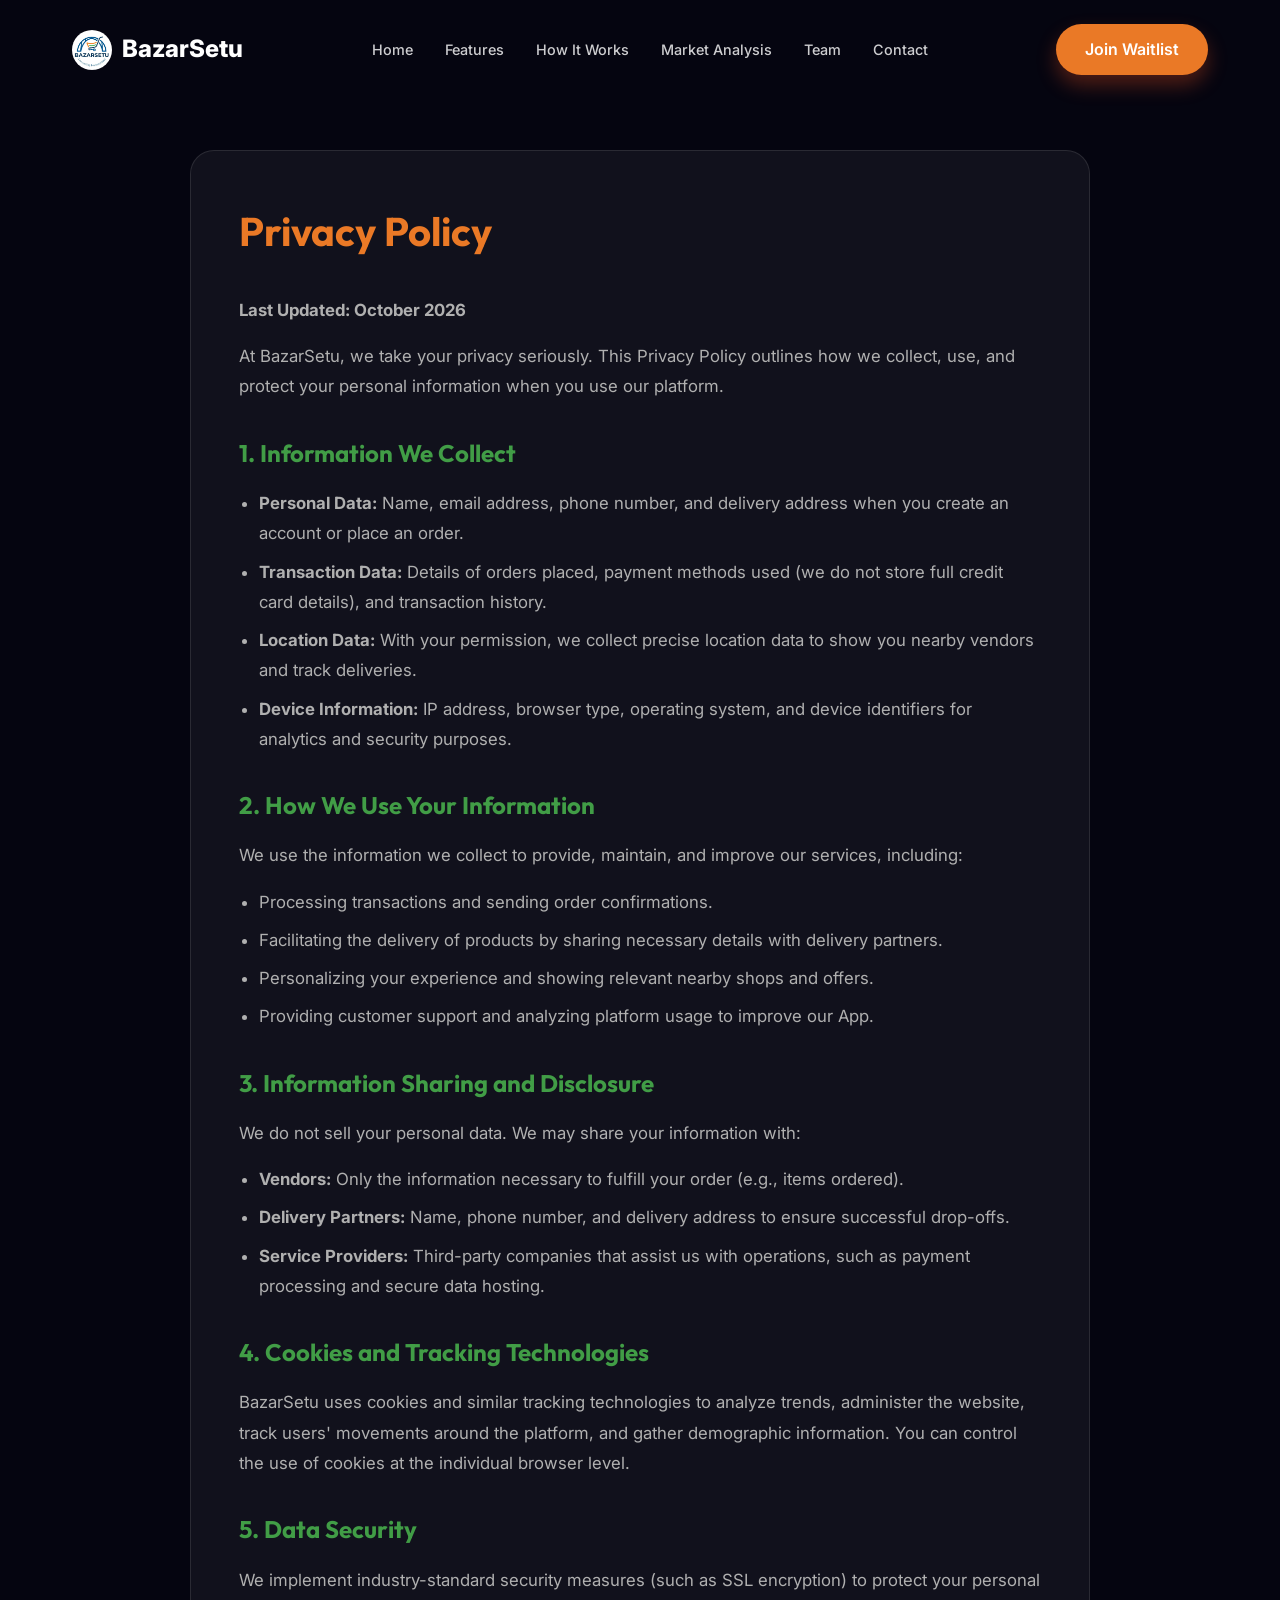
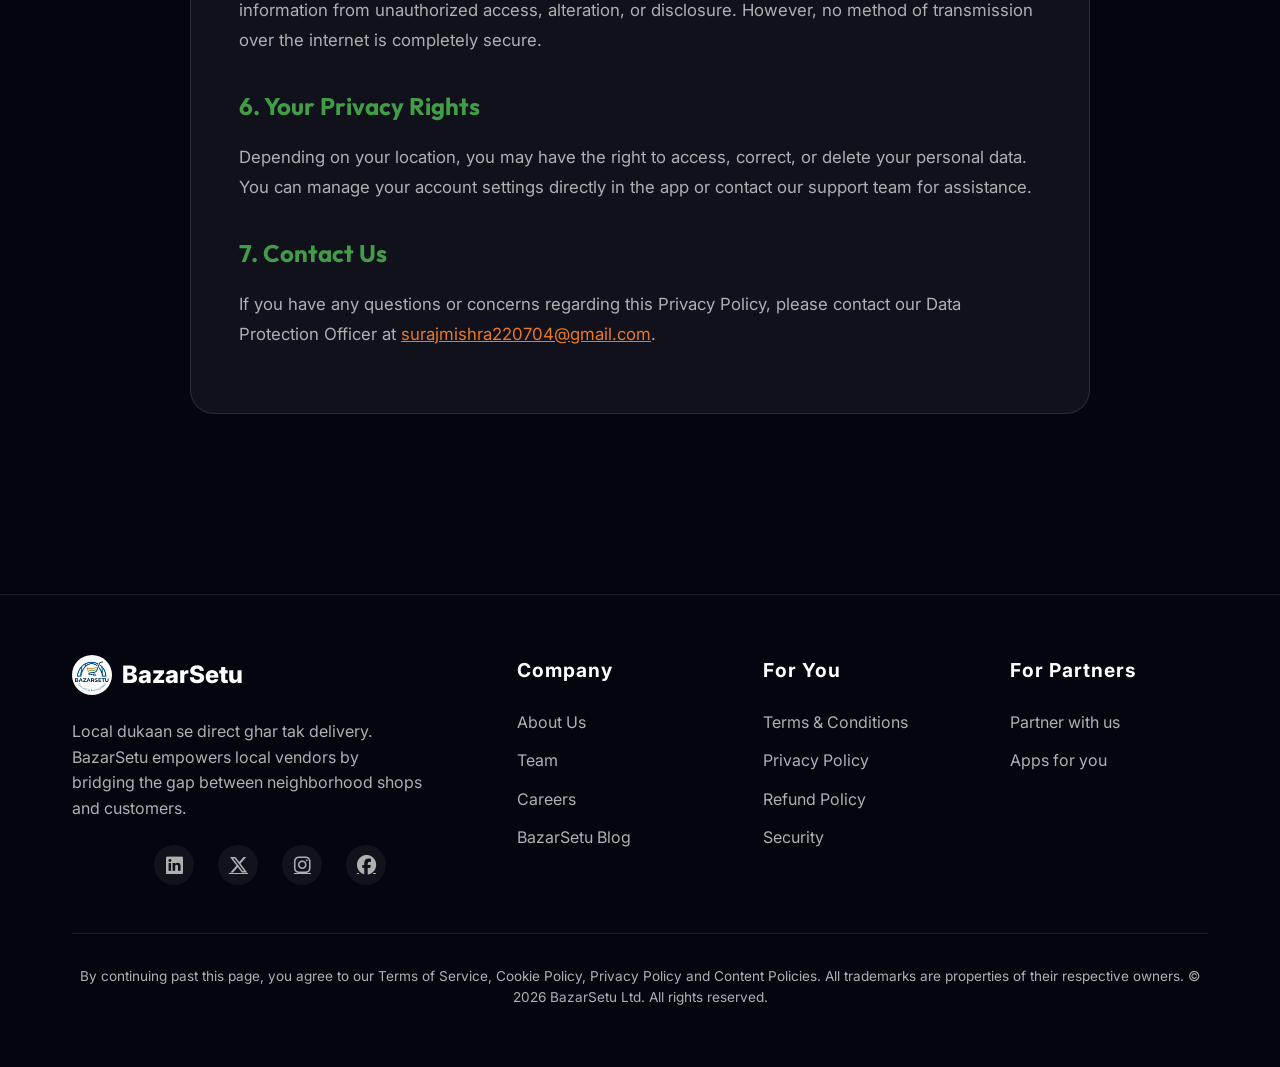
<file: html/privacy.html>
<!DOCTYPE html>
<html lang="en">
<head>
    <meta charset="UTF-8">
    <meta name="viewport" content="width=device-width, initial-scale=1.0">
    <title>Privacy Policy | BazarSetu</title>
    <link rel="stylesheet" href="../css/style.css">
    <link rel="stylesheet" href="https://cdnjs.cloudflare.com/ajax/libs/font-awesome/6.4.0/css/all.min.css">
    <style>
        .legal-content {
            padding: 150px 0 80px;
            max-width: 900px;
            margin: 0 auto;
        }
        .legal-box {
            background: var(--bg-card);
            border: 1px solid var(--glass-border);
            padding: 3rem;
            border-radius: 24px;
        }
        .legal-box h1 {
            color: var(--primary);
            margin-bottom: 2rem;
            font-size: 2.5rem;
        }
        .legal-box h2 {
            margin-top: 2rem;
            margin-bottom: 1rem;
            color: var(--accent);
            font-size: 1.5rem;
        }
        .legal-box p, .legal-box ul {
            color: var(--text-gray);
            margin-bottom: 1rem;
            line-height: 1.8;
            font-size: 1.05rem;
        }
        .legal-box ul {
            padding-left: 20px;
        }
        .legal-box ul li {
            margin-bottom: 0.5rem;
        }
    </style>
</head>
<body>

    <!-- Navigation -->
    <nav id="main-nav" class="scrolled">
        <div class="container nav-content">
            <a href="../index.html" class="logo">
                <img src="../images/logo.png" alt="BazarSetu Logo">
                BazarSetu
            </a>
            <ul class="nav-links" id="nav-links">
                <li><a href="../index.html#hero">Home</a></li>
                <li><a href="../index.html#features">Features</a></li>
                <li><a href="../index.html#how-it-works">How It Works</a></li>
                <li><a href="../index.html#market">Market Analysis</a></li>
                <li><a href="../index.html#team">Team</a></li>
                <li><a href="../index.html#contact">Contact</a></li>
                <li class="mobile-only"><a href="../index.html#contact" class="btn-primary" style="display: inline-block; margin-top: 1rem;">Join Waitlist</a></li>
            </ul>
            <div class="nav-actions">
                <a href="../index.html#contact" class="btn-primary desktop-only">Join Waitlist</a>
                <div class="menu-toggle" id="mobile-menu">
                    <i class="fas fa-bars"></i>
                </div>
            </div>
        </div>
    </nav>

    <main class="container legal-content">
        <div class="legal-box" data-reveal>
            <h1>Privacy Policy</h1>
            <p><strong>Last Updated: October 2026</strong></p>
            <p>At BazarSetu, we take your privacy seriously. This Privacy Policy outlines how we collect, use, and protect your personal information when you use our platform.</p>

            <h2>1. Information We Collect</h2>
            <ul>
                <li><strong>Personal Data:</strong> Name, email address, phone number, and delivery address when you create an account or place an order.</li>
                <li><strong>Transaction Data:</strong> Details of orders placed, payment methods used (we do not store full credit card details), and transaction history.</li>
                <li><strong>Location Data:</strong> With your permission, we collect precise location data to show you nearby vendors and track deliveries.</li>
                <li><strong>Device Information:</strong> IP address, browser type, operating system, and device identifiers for analytics and security purposes.</li>
            </ul>

            <h2>2. How We Use Your Information</h2>
            <p>We use the information we collect to provide, maintain, and improve our services, including:</p>
            <ul>
                <li>Processing transactions and sending order confirmations.</li>
                <li>Facilitating the delivery of products by sharing necessary details with delivery partners.</li>
                <li>Personalizing your experience and showing relevant nearby shops and offers.</li>
                <li>Providing customer support and analyzing platform usage to improve our App.</li>
            </ul>

            <h2>3. Information Sharing and Disclosure</h2>
            <p>We do not sell your personal data. We may share your information with:</p>
            <ul>
                <li><strong>Vendors:</strong> Only the information necessary to fulfill your order (e.g., items ordered).</li>
                <li><strong>Delivery Partners:</strong> Name, phone number, and delivery address to ensure successful drop-offs.</li>
                <li><strong>Service Providers:</strong> Third-party companies that assist us with operations, such as payment processing and secure data hosting.</li>
            </ul>

            <h2>4. Cookies and Tracking Technologies</h2>
            <p>BazarSetu uses cookies and similar tracking technologies to analyze trends, administer the website, track users' movements around the platform, and gather demographic information. You can control the use of cookies at the individual browser level.</p>

            <h2>5. Data Security</h2>
            <p>We implement industry-standard security measures (such as SSL encryption) to protect your personal information from unauthorized access, alteration, or disclosure. However, no method of transmission over the internet is completely secure.</p>

            <h2>6. Your Privacy Rights</h2>
            <p>Depending on your location, you may have the right to access, correct, or delete your personal data. You can manage your account settings directly in the app or contact our support team for assistance.</p>

            <h2>7. Contact Us</h2>
            <p>If you have any questions or concerns regarding this Privacy Policy, please contact our Data Protection Officer at <a href="mailto:surajmishra220704@gmail.com" style="color: var(--primary);">surajmishra220704@gmail.com</a>.</p>
        </div>
    </main>

    <footer>
        <div class="container">
            <div class="footer-grid">
                <div class="footer-col about-col">
                    <a href="../index.html" class="logo">
                        <img src="../images/logo.png" alt="BazarSetu Logo">
                        BazarSetu
                    </a>
                    <p>Local dukaan se direct ghar tak delivery. BazarSetu empowers local vendors by bridging the gap between neighborhood shops and customers.</p>
                    <div class="social-links footer-socials">
                        <a href="#"><i class="fab fa-linkedin"></i></a>
                        <a href="https://x.com/BazarSetu"><i class="fa-brands fa-x-twitter"></i></a>
                        <a href="https://www.instagram.com/bazarsetu_"><i class="fab fa-instagram"></i></a>
                        <a href="https://www.facebook.com/share/18dxwwvAvE/"><i class="fab fa-facebook"></i></a>
                    </div>
                </div>
                
                <div class="footer-col">
                    <h4>Company</h4>
                    <ul>
                        <li><a href="../index.html#hero">About Us</a></li>
                        <li><a href="../index.html#team">Team</a></li>
                        <li><a href="#">Careers</a></li>
                        <li><a href="#">BazarSetu Blog</a></li>
                    </ul>
                </div>
                
                <div class="footer-col">
                    <h4>For You</h4>
                    <ul>
                        <li><a href="terms.html">Terms & Conditions</a></li>
                        <li><a href="privacy.html">Privacy Policy</a></li>
                        <li><a href="refund.html">Refund Policy</a></li>
                        <li><a href="security.html">Security</a></li>
                    </ul>
                </div>

                <div class="footer-col">
                    <h4>For Partners</h4>
                    <ul>
                        <li><a href="#">Partner with us</a></li>
                        <li><a href="#">Apps for you</a></li>
                    </ul>
                </div>
            </div>
            
            <div class="footer-bottom">
                <p>By continuing past this page, you agree to our Terms of Service, Cookie Policy, Privacy Policy and Content Policies. All trademarks are properties of their respective owners. © 2026 BazarSetu Ltd. All rights reserved.</p>
            </div>
        </div>
    </footer>

    <script src="../Script/script.js"></script>
</body>
</html>
</file>
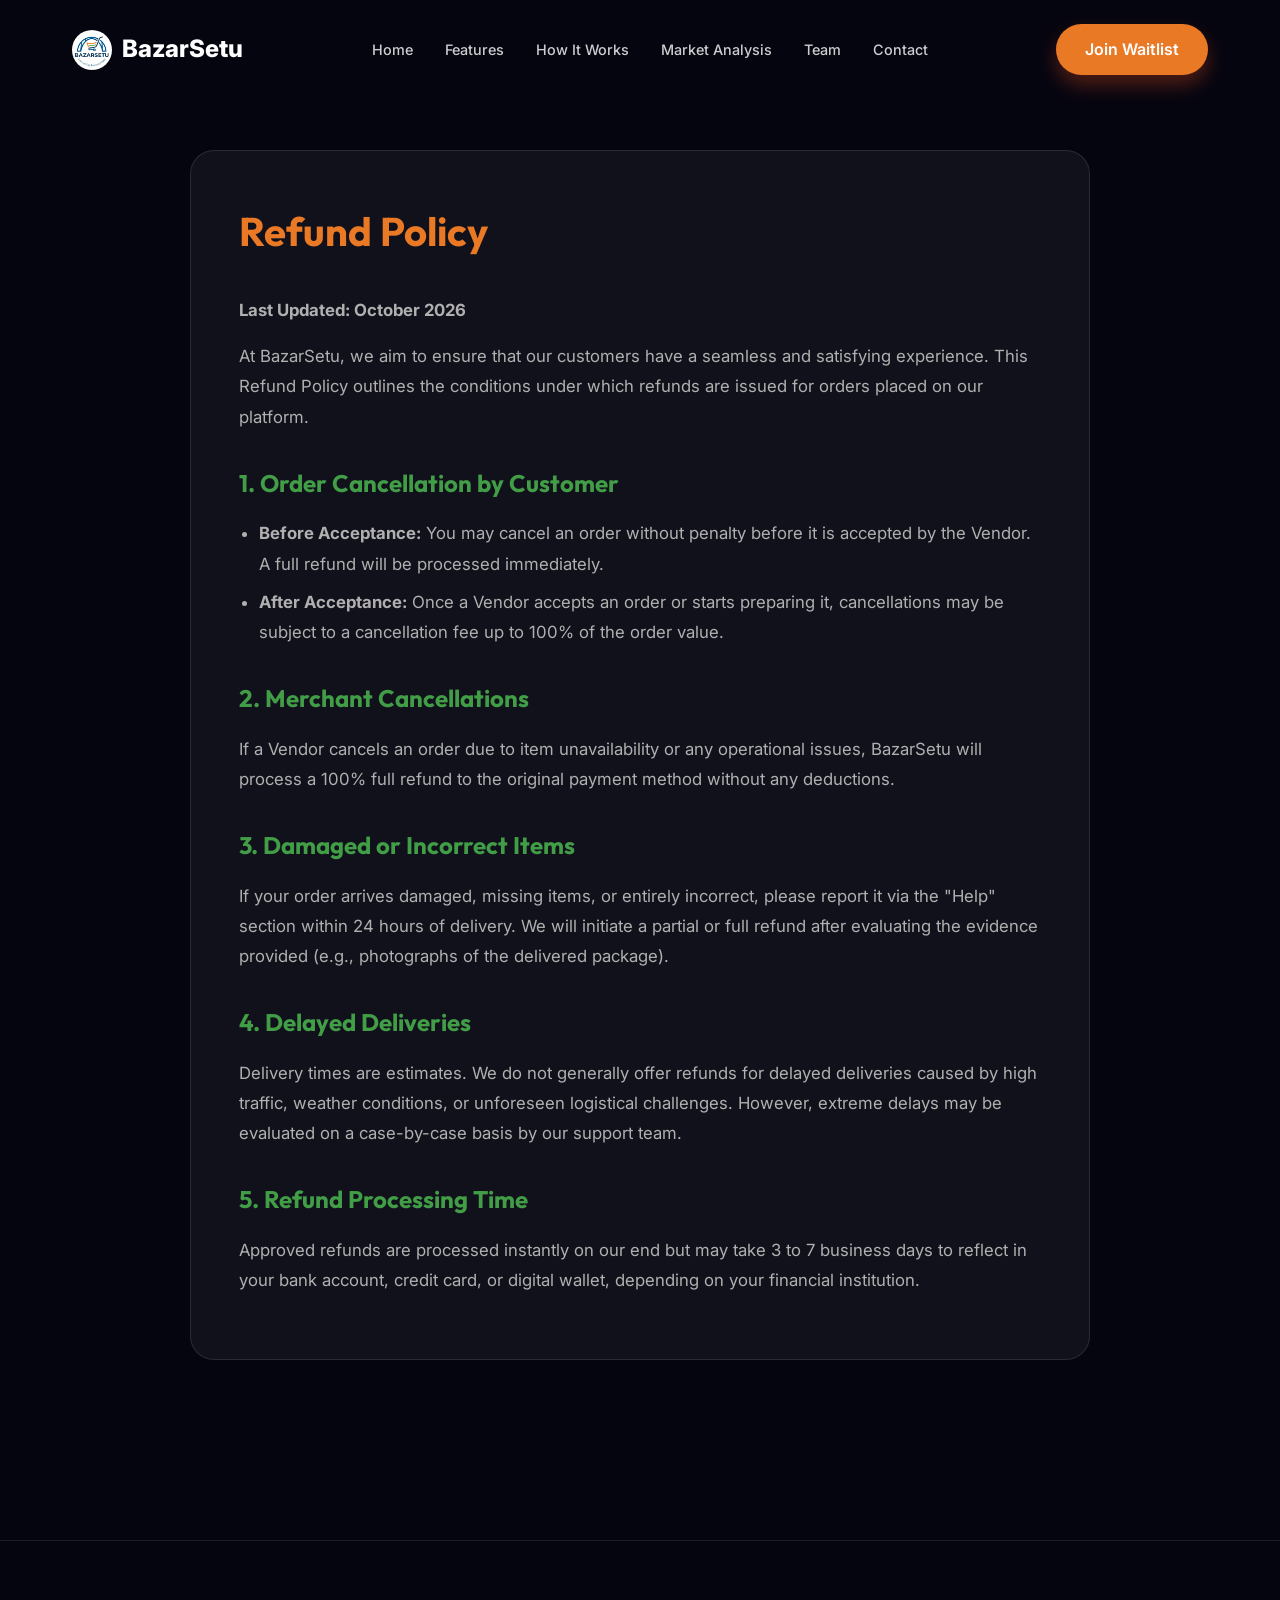
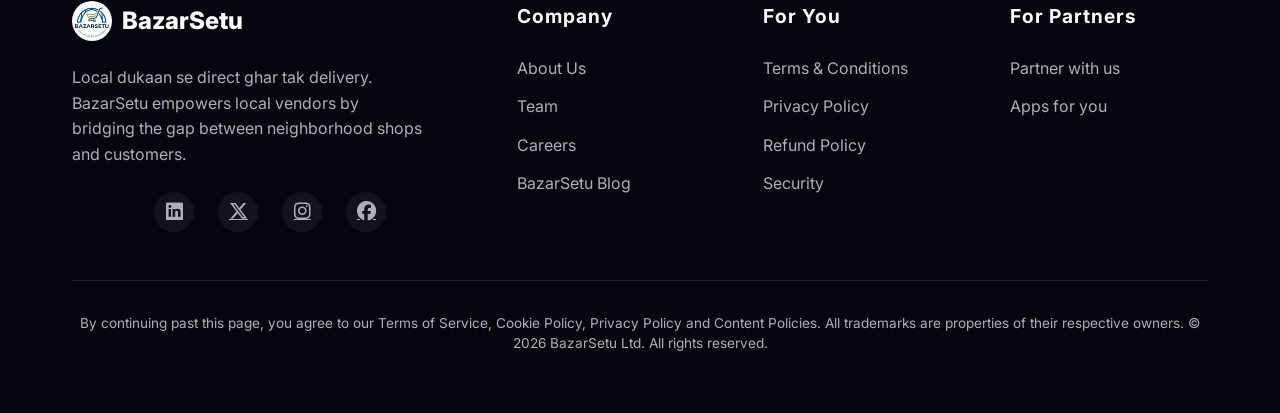
<file: html/refund.html>
<!DOCTYPE html>
<html lang="en">
<head>
    <meta charset="UTF-8">
    <meta name="viewport" content="width=device-width, initial-scale=1.0">
    <title>Refund Policy | BazarSetu</title>
    <link rel="stylesheet" href="../css/style.css">
    <link rel="stylesheet" href="https://cdnjs.cloudflare.com/ajax/libs/font-awesome/6.4.0/css/all.min.css">
    <style>
        .legal-content {
            padding: 150px 0 80px;
            max-width: 900px;
            margin: 0 auto;
        }
        .legal-box {
            background: var(--bg-card);
            border: 1px solid var(--glass-border);
            padding: 3rem;
            border-radius: 24px;
        }
        .legal-box h1 {
            color: var(--primary);
            margin-bottom: 2rem;
            font-size: 2.5rem;
        }
        .legal-box h2 {
            margin-top: 2rem;
            margin-bottom: 1rem;
            color: var(--accent);
            font-size: 1.5rem;
        }
        .legal-box p, .legal-box ul {
            color: var(--text-gray);
            margin-bottom: 1rem;
            line-height: 1.8;
            font-size: 1.05rem;
        }
        .legal-box ul {
            padding-left: 20px;
        }
        .legal-box ul li {
            margin-bottom: 0.5rem;
        }
    </style>
</head>
<body>

    <!-- Navigation -->
    <nav id="main-nav" class="scrolled">
        <div class="container nav-content">
            <a href="../index.html" class="logo">
                <img src="../images/logo.png" alt="BazarSetu Logo">
                BazarSetu
            </a>
            <ul class="nav-links" id="nav-links">
                <li><a href="../index.html#hero">Home</a></li>
                <li><a href="../index.html#features">Features</a></li>
                <li><a href="../index.html#how-it-works">How It Works</a></li>
                <li><a href="../index.html#market">Market Analysis</a></li>
                <li><a href="../index.html#team">Team</a></li>
                <li><a href="../index.html#contact">Contact</a></li>
                <li class="mobile-only"><a href="../index.html#contact" class="btn-primary" style="display: inline-block; margin-top: 1rem;">Join Waitlist</a></li>
            </ul>
            <div class="nav-actions">
                <a href="../index.html#contact" class="btn-primary desktop-only">Join Waitlist</a>
                <div class="menu-toggle" id="mobile-menu">
                    <i class="fas fa-bars"></i>
                </div>
            </div>
        </div>
    </nav>

    <main class="container legal-content">
        <div class="legal-box" data-reveal>
            <h1>Refund Policy</h1>
            <p><strong>Last Updated: October 2026</strong></p>
            <p>At BazarSetu, we aim to ensure that our customers have a seamless and satisfying experience. This Refund Policy outlines the conditions under which refunds are issued for orders placed on our platform.</p>

            <h2>1. Order Cancellation by Customer</h2>
            <ul>
                <li><strong>Before Acceptance:</strong> You may cancel an order without penalty before it is accepted by the Vendor. A full refund will be processed immediately.</li>
                <li><strong>After Acceptance:</strong> Once a Vendor accepts an order or starts preparing it, cancellations may be subject to a cancellation fee up to 100% of the order value.</li>
            </ul>

            <h2>2. Merchant Cancellations</h2>
            <p>If a Vendor cancels an order due to item unavailability or any operational issues, BazarSetu will process a 100% full refund to the original payment method without any deductions.</p>

            <h2>3. Damaged or Incorrect Items</h2>
            <p>If your order arrives damaged, missing items, or entirely incorrect, please report it via the "Help" section within 24 hours of delivery. We will initiate a partial or full refund after evaluating the evidence provided (e.g., photographs of the delivered package).</p>

            <h2>4. Delayed Deliveries</h2>
            <p>Delivery times are estimates. We do not generally offer refunds for delayed deliveries caused by high traffic, weather conditions, or unforeseen logistical challenges. However, extreme delays may be evaluated on a case-by-case basis by our support team.</p>

            <h2>5. Refund Processing Time</h2>
            <p>Approved refunds are processed instantly on our end but may take 3 to 7 business days to reflect in your bank account, credit card, or digital wallet, depending on your financial institution.</p>
        </div>
    </main>

    <footer>
        <div class="container">
            <div class="footer-grid">
                <div class="footer-col about-col">
                    <a href="../index.html" class="logo">
                        <img src="../images/logo.png" alt="BazarSetu Logo">
                        BazarSetu
                    </a>
                    <p>Local dukaan se direct ghar tak delivery. BazarSetu empowers local vendors by bridging the gap between neighborhood shops and customers.</p>
                    <div class="social-links footer-socials">
                        <a href="#"><i class="fab fa-linkedin"></i></a>
                        <a href="https://x.com/BazarSetu"><i class="fa-brands fa-x-twitter"></i></a>
                        <a href="https://www.instagram.com/bazarsetu_"><i class="fab fa-instagram"></i></a>
                        <a href="https://www.facebook.com/share/18dxwwvAvE/"><i class="fab fa-facebook"></i></a>
                    </div>
                </div>
                
                <div class="footer-col">
                    <h4>Company</h4>
                    <ul>
                        <li><a href="../index.html#hero">About Us</a></li>
                        <li><a href="../index.html#team">Team</a></li>
                        <li><a href="#">Careers</a></li>
                        <li><a href="#">BazarSetu Blog</a></li>
                    </ul>
                </div>
                
                <div class="footer-col">
                    <h4>For You</h4>
                    <ul>
                        <li><a href="terms.html">Terms & Conditions</a></li>
                        <li><a href="privacy.html">Privacy Policy</a></li>
                        <li><a href="refund.html">Refund Policy</a></li>
                        <li><a href="security.html">Security</a></li>
                    </ul>
                </div>

                <div class="footer-col">
                    <h4>For Partners</h4>
                    <ul>
                        <li><a href="#">Partner with us</a></li>
                        <li><a href="#">Apps for you</a></li>
                    </ul>
                </div>
            </div>
            
            <div class="footer-bottom">
                <p>By continuing past this page, you agree to our Terms of Service, Cookie Policy, Privacy Policy and Content Policies. All trademarks are properties of their respective owners. © 2026 BazarSetu Ltd. All rights reserved.</p>
            </div>
        </div>
    </footer>

    <script src="../Script/script.js"></script>
</body>
</html>
</file>
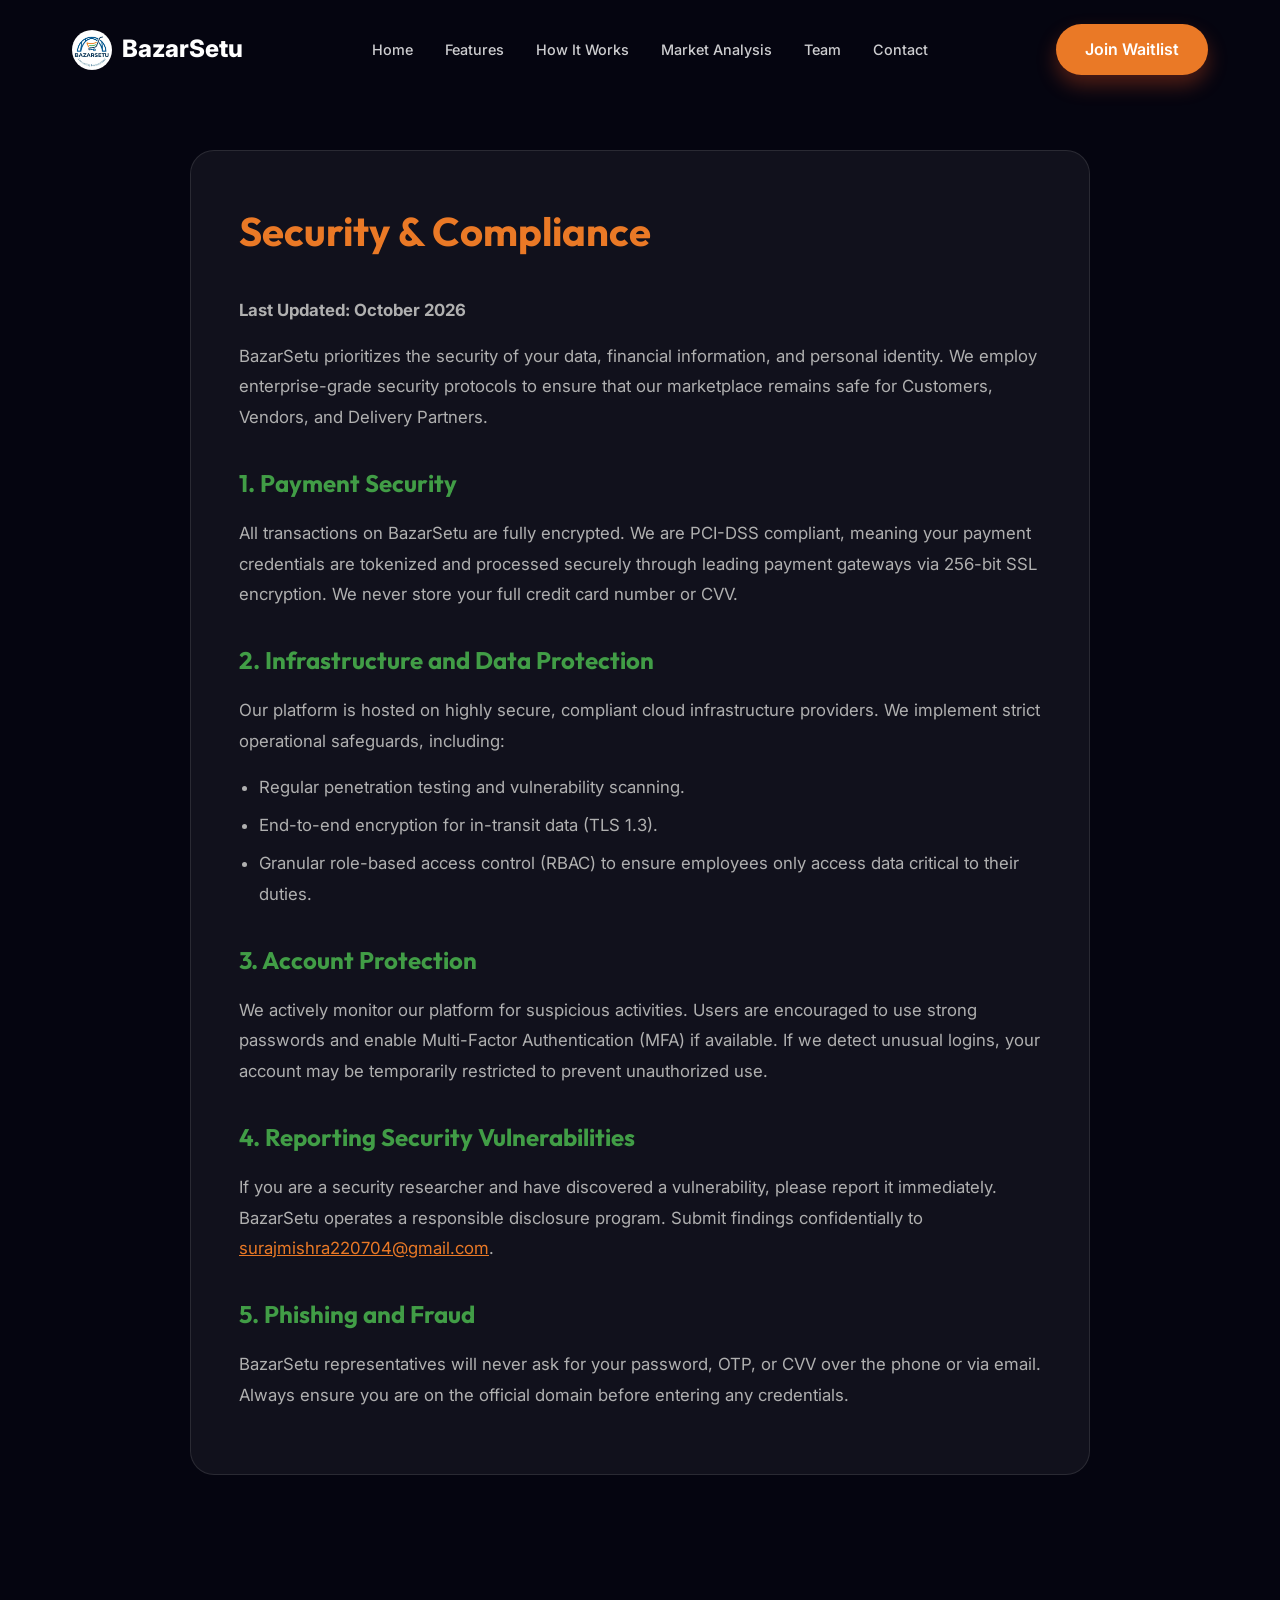
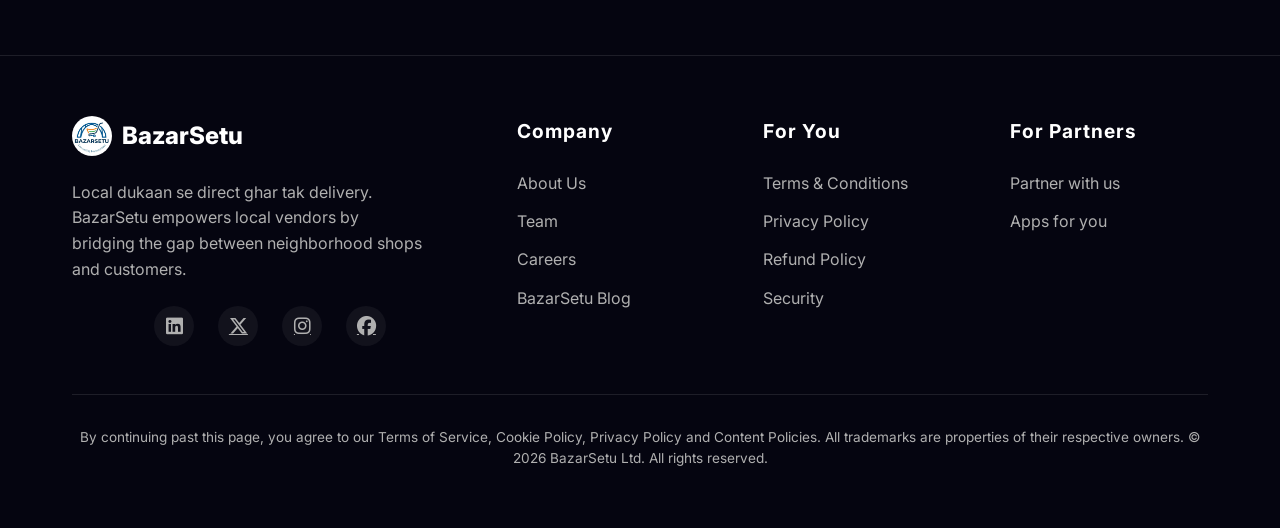
<file: html/security.html>
<!DOCTYPE html>
<html lang="en">
<head>
    <meta charset="UTF-8">
    <meta name="viewport" content="width=device-width, initial-scale=1.0">
    <title>Security | BazarSetu</title>
    <link rel="stylesheet" href="../css/style.css">
    <link rel="stylesheet" href="https://cdnjs.cloudflare.com/ajax/libs/font-awesome/6.4.0/css/all.min.css">
    <style>
        .legal-content {
            padding: 150px 0 80px;
            max-width: 900px;
            margin: 0 auto;
        }
        .legal-box {
            background: var(--bg-card);
            border: 1px solid var(--glass-border);
            padding: 3rem;
            border-radius: 24px;
        }
        .legal-box h1 {
            color: var(--primary);
            margin-bottom: 2rem;
            font-size: 2.5rem;
        }
        .legal-box h2 {
            margin-top: 2rem;
            margin-bottom: 1rem;
            color: var(--accent);
            font-size: 1.5rem;
        }
        .legal-box p, .legal-box ul {
            color: var(--text-gray);
            margin-bottom: 1rem;
            line-height: 1.8;
            font-size: 1.05rem;
        }
        .legal-box ul {
            padding-left: 20px;
        }
        .legal-box ul li {
            margin-bottom: 0.5rem;
        }
    </style>
</head>
<body>

    <!-- Navigation -->
    <nav id="main-nav" class="scrolled">
        <div class="container nav-content">
            <a href="../index.html" class="logo">
                <img src="../images/logo.png" alt="BazarSetu Logo">
                BazarSetu
            </a>
            <ul class="nav-links" id="nav-links">
                <li><a href="../index.html#hero">Home</a></li>
                <li><a href="../index.html#features">Features</a></li>
                <li><a href="../index.html#how-it-works">How It Works</a></li>
                <li><a href="../index.html#market">Market Analysis</a></li>
                <li><a href="../index.html#team">Team</a></li>
                <li><a href="../index.html#contact">Contact</a></li>
                <li class="mobile-only"><a href="../index.html#contact" class="btn-primary" style="display: inline-block; margin-top: 1rem;">Join Waitlist</a></li>
            </ul>
            <div class="nav-actions">
                <a href="../index.html#contact" class="btn-primary desktop-only">Join Waitlist</a>
                <div class="menu-toggle" id="mobile-menu">
                    <i class="fas fa-bars"></i>
                </div>
            </div>
        </div>
    </nav>

    <main class="container legal-content">
        <div class="legal-box" data-reveal>
            <h1>Security & Compliance</h1>
            <p><strong>Last Updated: October 2026</strong></p>
            <p>BazarSetu prioritizes the security of your data, financial information, and personal identity. We employ enterprise-grade security protocols to ensure that our marketplace remains safe for Customers, Vendors, and Delivery Partners.</p>

            <h2>1. Payment Security</h2>
            <p>All transactions on BazarSetu are fully encrypted. We are PCI-DSS compliant, meaning your payment credentials are tokenized and processed securely through leading payment gateways via 256-bit SSL encryption. We never store your full credit card number or CVV.</p>

            <h2>2. Infrastructure and Data Protection</h2>
            <p>Our platform is hosted on highly secure, compliant cloud infrastructure providers. We implement strict operational safeguards, including:</p>
            <ul>
                <li>Regular penetration testing and vulnerability scanning.</li>
                <li>End-to-end encryption for in-transit data (TLS 1.3).</li>
                <li>Granular role-based access control (RBAC) to ensure employees only access data critical to their duties.</li>
            </ul>

            <h2>3. Account Protection</h2>
            <p>We actively monitor our platform for suspicious activities. Users are encouraged to use strong passwords and enable Multi-Factor Authentication (MFA) if available. If we detect unusual logins, your account may be temporarily restricted to prevent unauthorized use.</p>

            <h2>4. Reporting Security Vulnerabilities</h2>
            <p>If you are a security researcher and have discovered a vulnerability, please report it immediately. BazarSetu operates a responsible disclosure program. Submit findings confidentially to <a href="mailto:surajmishra220704@gmail.com" style="color: var(--primary);">surajmishra220704@gmail.com</a>.</p>

            <h2>5. Phishing and Fraud</h2>
            <p>BazarSetu representatives will never ask for your password, OTP, or CVV over the phone or via email. Always ensure you are on the official domain before entering any credentials.</p>
        </div>
    </main>

    <footer>
        <div class="container">
            <div class="footer-grid">
                <div class="footer-col about-col">
                    <a href="../index.html" class="logo">
                        <img src="../images/logo.png" alt="BazarSetu Logo">
                        BazarSetu
                    </a>
                    <p>Local dukaan se direct ghar tak delivery. BazarSetu empowers local vendors by bridging the gap between neighborhood shops and customers.</p>
                    <div class="social-links footer-socials">
                        <a href="#"><i class="fab fa-linkedin"></i></a>
                        <a href="https://x.com/BazarSetu"><i class="fa-brands fa-x-twitter"></i></a>
                        <a href="https://www.instagram.com/bazarsetu_"><i class="fab fa-instagram"></i></a>
                        <a href="https://www.facebook.com/share/18dxwwvAvE/"><i class="fab fa-facebook"></i></a>
                    </div>
                </div>
                
                <div class="footer-col">
                    <h4>Company</h4>
                    <ul>
                        <li><a href="../index.html#hero">About Us</a></li>
                        <li><a href="../index.html#team">Team</a></li>
                        <li><a href="#">Careers</a></li>
                        <li><a href="#">BazarSetu Blog</a></li>
                    </ul>
                </div>
                
                <div class="footer-col">
                    <h4>For You</h4>
                    <ul>
                        <li><a href="terms.html">Terms & Conditions</a></li>
                        <li><a href="privacy.html">Privacy Policy</a></li>
                        <li><a href="refund.html">Refund Policy</a></li>
                        <li><a href="security.html">Security</a></li>
                    </ul>
                </div>

                <div class="footer-col">
                    <h4>For Partners</h4>
                    <ul>
                        <li><a href="#">Partner with us</a></li>
                        <li><a href="#">Apps for you</a></li>
                    </ul>
                </div>
            </div>
            
            <div class="footer-bottom">
                <p>By continuing past this page, you agree to our Terms of Service, Cookie Policy, Privacy Policy and Content Policies. All trademarks are properties of their respective owners. © 2026 BazarSetu Ltd. All rights reserved.</p>
            </div>
        </div>
    </footer>

    <script src="../Script/script.js"></script>
</body>
</html>
</file>
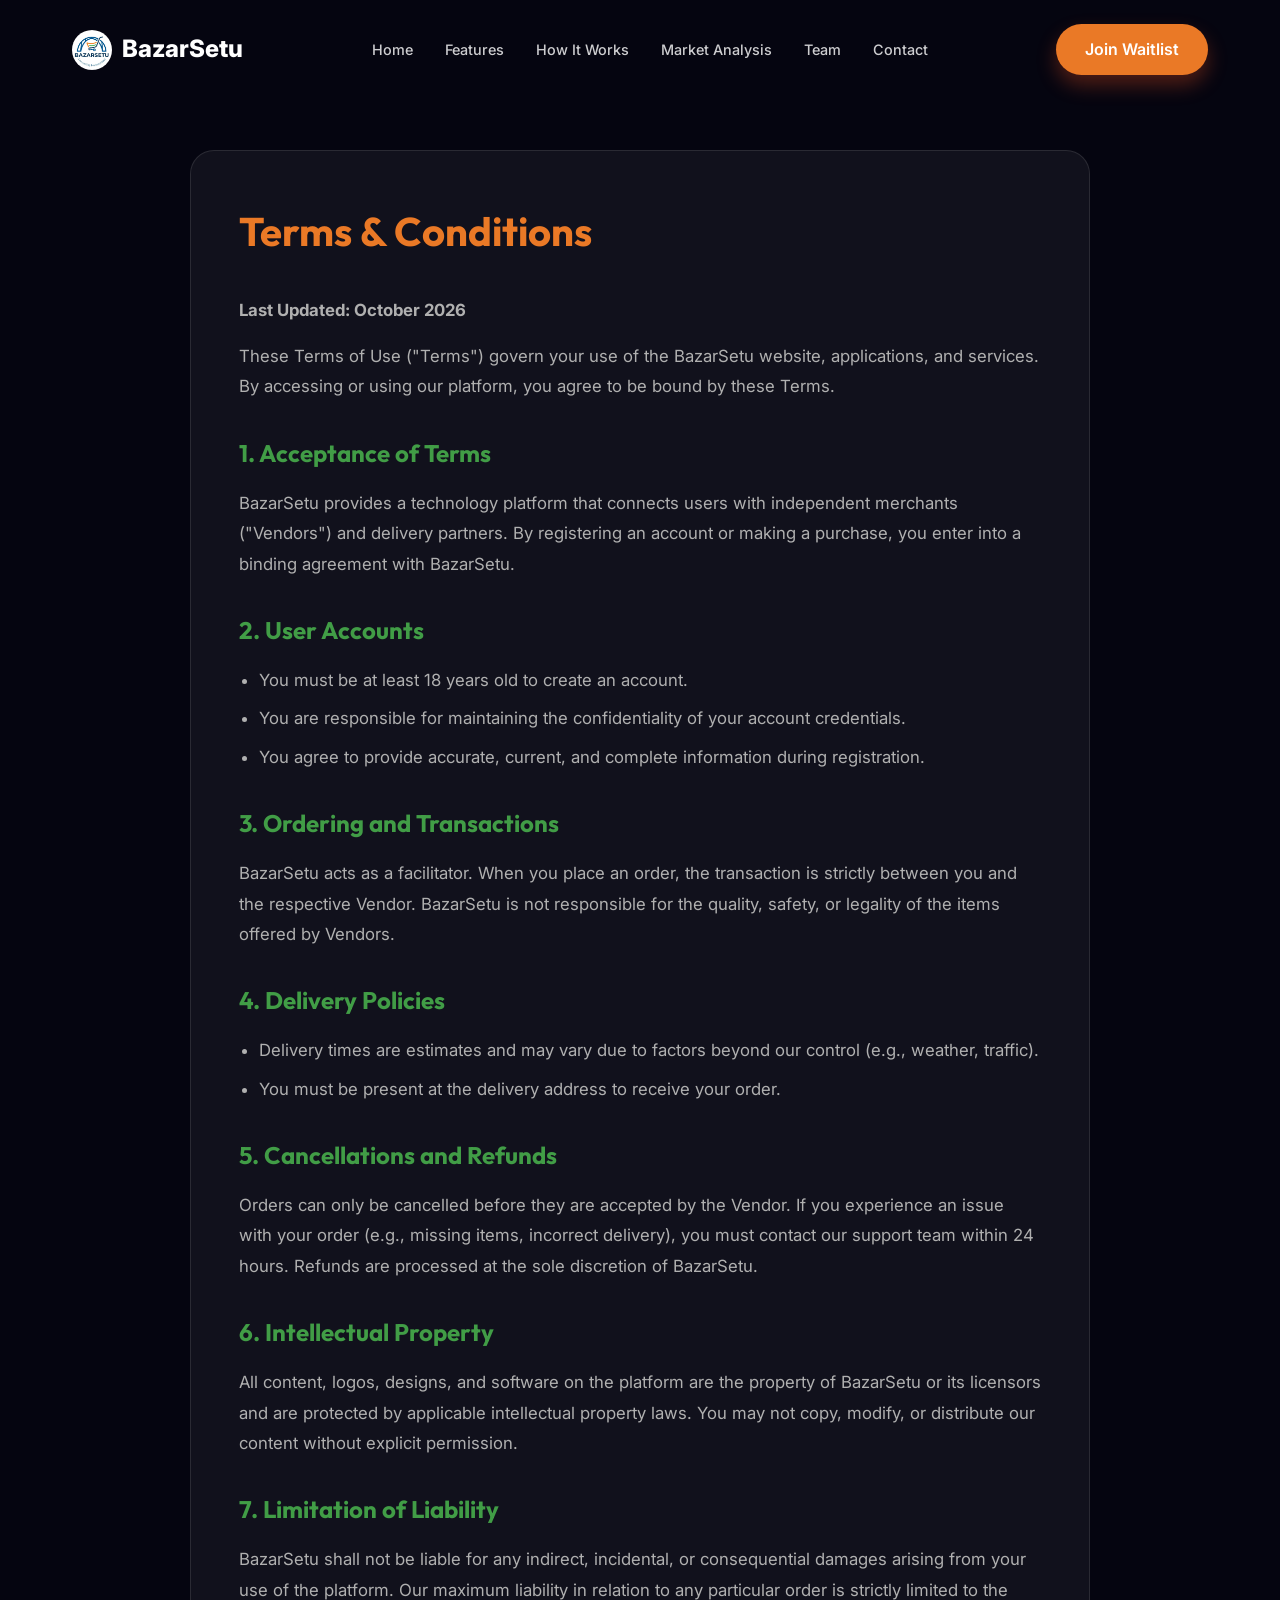
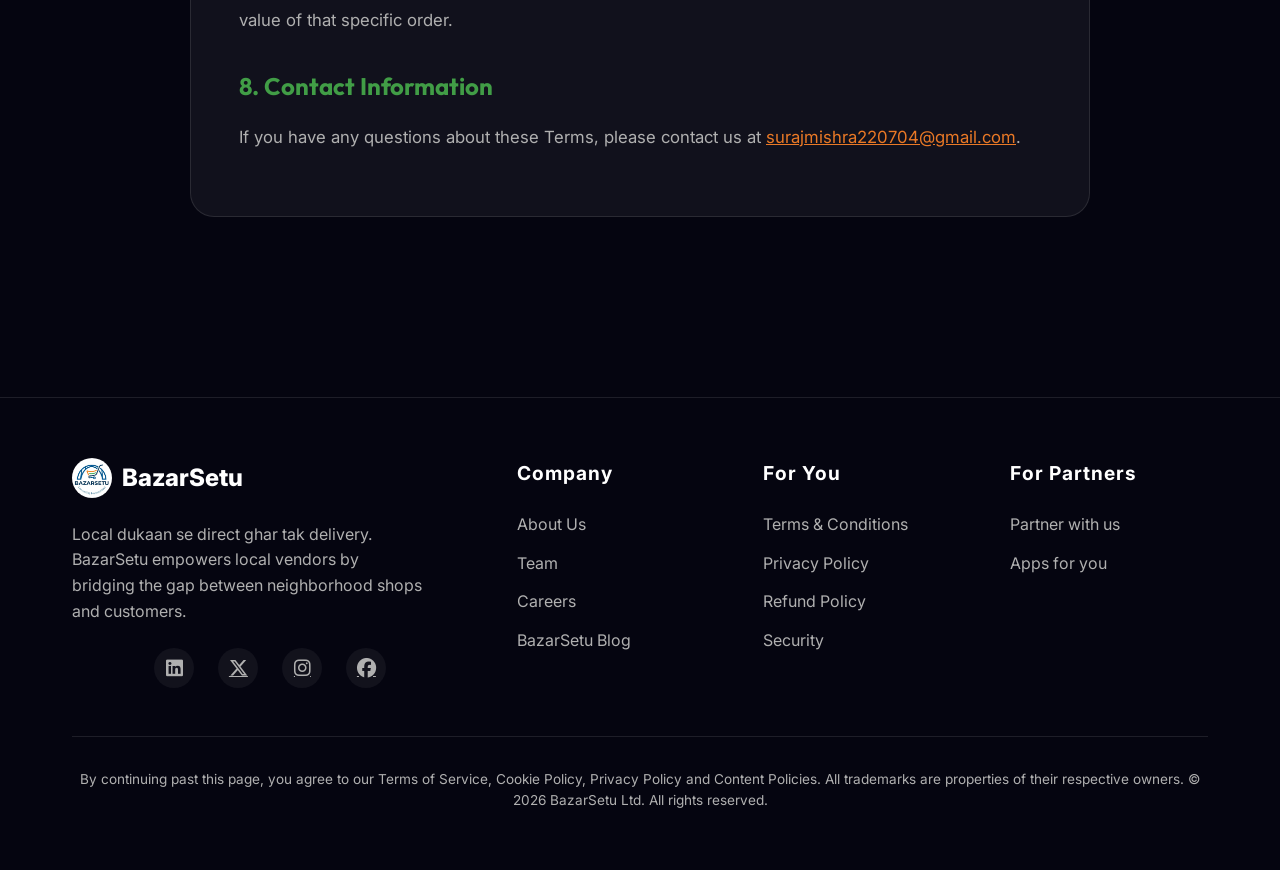
<file: html/terms.html>
<!DOCTYPE html>
<html lang="en">
<head>
    <meta charset="UTF-8">
    <meta name="viewport" content="width=device-width, initial-scale=1.0">
    <title>Terms & Conditions | BazarSetu</title>
    <link rel="stylesheet" href="../css/style.css">
    <link rel="stylesheet" href="https://cdnjs.cloudflare.com/ajax/libs/font-awesome/6.4.0/css/all.min.css">
    <style>
        .legal-content {
            padding: 150px 0 80px;
            max-width: 900px;
            margin: 0 auto;
        }
        .legal-box {
            background: var(--bg-card);
            border: 1px solid var(--glass-border);
            padding: 3rem;
            border-radius: 24px;
        }
        .legal-box h1 {
            color: var(--primary);
            margin-bottom: 2rem;
            font-size: 2.5rem;
        }
        .legal-box h2 {
            margin-top: 2rem;
            margin-bottom: 1rem;
            color: var(--accent);
            font-size: 1.5rem;
        }
        .legal-box p, .legal-box ul {
            color: var(--text-gray);
            margin-bottom: 1rem;
            line-height: 1.8;
            font-size: 1.05rem;
        }
        .legal-box ul {
            padding-left: 20px;
        }
        .legal-box ul li {
            margin-bottom: 0.5rem;
        }
    </style>
</head>
<body>

    <!-- Navigation -->
    <nav id="main-nav" class="scrolled">
        <div class="container nav-content">
            <a href="../index.html" class="logo">
                <img src="../images/logo.png" alt="BazarSetu Logo">
                BazarSetu
            </a>
            <ul class="nav-links" id="nav-links">
                <li><a href="../index.html#hero">Home</a></li>
                <li><a href="../index.html#features">Features</a></li>
                <li><a href="../index.html#how-it-works">How It Works</a></li>
                <li><a href="../index.html#market">Market Analysis</a></li>
                <li><a href="../index.html#team">Team</a></li>
                <li><a href="../index.html#contact">Contact</a></li>
                <li class="mobile-only"><a href="../index.html#contact" class="btn-primary" style="display: inline-block; margin-top: 1rem;">Join Waitlist</a></li>
            </ul>
            <div class="nav-actions">
                <a href="../index.html#contact" class="btn-primary desktop-only">Join Waitlist</a>
                <div class="menu-toggle" id="mobile-menu">
                    <i class="fas fa-bars"></i>
                </div>
            </div>
        </div>
    </nav>

    <main class="container legal-content">
        <div class="legal-box" data-reveal>
            <h1>Terms & Conditions</h1>
            <p><strong>Last Updated: October 2026</strong></p>
            <p>These Terms of Use ("Terms") govern your use of the BazarSetu website, applications, and services. By accessing or using our platform, you agree to be bound by these Terms.</p>

            <h2>1. Acceptance of Terms</h2>
            <p>BazarSetu provides a technology platform that connects users with independent merchants ("Vendors") and delivery partners. By registering an account or making a purchase, you enter into a binding agreement with BazarSetu.</p>

            <h2>2. User Accounts</h2>
            <ul>
                <li>You must be at least 18 years old to create an account.</li>
                <li>You are responsible for maintaining the confidentiality of your account credentials.</li>
                <li>You agree to provide accurate, current, and complete information during registration.</li>
            </ul>

            <h2>3. Ordering and Transactions</h2>
            <p>BazarSetu acts as a facilitator. When you place an order, the transaction is strictly between you and the respective Vendor. BazarSetu is not responsible for the quality, safety, or legality of the items offered by Vendors.</p>

            <h2>4. Delivery Policies</h2>
            <ul>
                <li>Delivery times are estimates and may vary due to factors beyond our control (e.g., weather, traffic).</li>
                <li>You must be present at the delivery address to receive your order.</li>
            </ul>

            <h2>5. Cancellations and Refunds</h2>
            <p>Orders can only be cancelled before they are accepted by the Vendor. If you experience an issue with your order (e.g., missing items, incorrect delivery), you must contact our support team within 24 hours. Refunds are processed at the sole discretion of BazarSetu.</p>

            <h2>6. Intellectual Property</h2>
            <p>All content, logos, designs, and software on the platform are the property of BazarSetu or its licensors and are protected by applicable intellectual property laws. You may not copy, modify, or distribute our content without explicit permission.</p>

            <h2>7. Limitation of Liability</h2>
            <p>BazarSetu shall not be liable for any indirect, incidental, or consequential damages arising from your use of the platform. Our maximum liability in relation to any particular order is strictly limited to the value of that specific order.</p>

            <h2>8. Contact Information</h2>
            <p>If you have any questions about these Terms, please contact us at <a href="mailto:surajmishra220704@gmail.com" style="color: var(--primary);">surajmishra220704@gmail.com</a>.</p>
        </div>
    </main>

    <footer>
        <div class="container">
            <div class="footer-grid">
                <div class="footer-col about-col">
                    <a href="../index.html" class="logo">
                        <img src="../images/logo.png" alt="BazarSetu Logo">
                        BazarSetu
                    </a>
                    <p>Local dukaan se direct ghar tak delivery. BazarSetu empowers local vendors by bridging the gap between neighborhood shops and customers.</p>
                    <div class="social-links footer-socials">
                        <a href="#"><i class="fab fa-linkedin"></i></a>
                        <a href="https://x.com/BazarSetu"><i class="fa-brands fa-x-twitter"></i></a>
                        <a href="https://www.instagram.com/bazarsetu_"><i class="fab fa-instagram"></i></a>
                        <a href="https://www.facebook.com/share/18dxwwvAvE/"><i class="fab fa-facebook"></i></a>
                    </div>
                </div>
                
                <div class="footer-col">
                    <h4>Company</h4>
                    <ul>
                        <li><a href="../index.html#hero">About Us</a></li>
                        <li><a href="../index.html#team">Team</a></li>
                        <li><a href="#">Careers</a></li>
                        <li><a href="#">BazarSetu Blog</a></li>
                    </ul>
                </div>
                
                <div class="footer-col">
                    <h4>For You</h4>
                    <ul>
                        <li><a href="terms.html">Terms & Conditions</a></li>
                        <li><a href="privacy.html">Privacy Policy</a></li>
                        <li><a href="refund.html">Refund Policy</a></li>
                        <li><a href="security.html">Security</a></li>
                    </ul>
                </div>

                <div class="footer-col">
                    <h4>For Partners</h4>
                    <ul>
                        <li><a href="#">Partner with us</a></li>
                        <li><a href="#">Apps for you</a></li>
                    </ul>
                </div>
            </div>
            
            <div class="footer-bottom">
                <p>By continuing past this page, you agree to our Terms of Service, Cookie Policy, Privacy Policy and Content Policies. All trademarks are properties of their respective owners. © 2026 BazarSetu Ltd. All rights reserved.</p>
            </div>
        </div>
    </footer>

    <script src="../Script/script.js"></script>
</body>
</html>
</file>
<file: css/style.css>
@import url('https://fonts.googleapis.com/css2?family=Inter:wght@300;400;600;800&family=Outfit:wght@400;700&display=swap');

:root {
    --primary: #EA7926;
    --primary-light: #F4A259;
    --secondary: #0B4370;
    --accent: #419D46;
    --bg-dark: #050510;
    --bg-card: rgba(255, 255, 255, 0.05);
    --text-white: #FFFFFF;
    --text-gray: #B0B0B0;
    --glass-border: rgba(255, 255, 255, 0.1);
    --glass-grad: linear-gradient(135deg, rgba(255, 255, 255, 0.1), rgba(255, 255, 255, 0.05));
    --shadow-premium: 0 20px 40px rgba(0, 0, 0, 0.4);
    --transition-smooth: all 0.4s cubic-bezier(0.165, 0.84, 0.44, 1);
}

* {
    margin: 0;
    padding: 0;
    box-sizing: border-box;
}

body {
    font-family: 'Inter', sans-serif;
    background-color: var(--bg-dark);
    color: var(--text-white);
    line-height: 1.6;
    overflow-x: hidden;
}

h1, h2, h3 {
    font-family: 'Outfit', sans-serif;
    font-weight: 700;
}

/* --- Animations & Reveal --- */
@keyframes float {
    0% { transform: translateY(0px) scale(1); }
    50% { transform: translateY(-15px) scale(1.02); }
    100% { transform: translateY(0px) scale(1); }
}

@keyframes pulse-glow {
    0% { opacity: 0.4; transform: scale(1); }
    50% { opacity: 0.7; transform: scale(1.05); }
    100% { opacity: 0.4; transform: scale(1); }
}

[data-reveal] {
    opacity: 0;
    transform: translateY(40px);
    transition: all 1s cubic-bezier(0.165, 0.84, 0.44, 1);
}

[data-reveal].revealed {
    opacity: 1;
    transform: translateY(0);
}

/* --- Layout --- */

.container {
    max-width: 1200px;
    margin: 0 auto;
    padding: 0 2rem;
}

section {
    padding: 80px 0;
}

/* --- Navigation --- */

nav {
    position: fixed;
    top: 0;
    width: 100%;
    z-index: 1000;
    padding: 1.5rem 0;
    transition: var(--transition-smooth);
}

nav.scrolled {
    background: rgba(5, 5, 16, 0.8);
    backdrop-filter: blur(10px);
    border-bottom: 1px solid var(--glass-border);
    padding: 1rem 0;
}

.nav-content {
    display: flex;
    justify-content: space-between;
    align-items: center;
}

.logo {
    display: flex;
    align-items: center;
    gap: 10px;
    font-size: 1.5rem;
    font-weight: 800;
    color: var(--text-white);
    text-decoration: none;
}

.logo img {
    height: 40px;
    width: 40px;
    border-radius: 50%;
    object-fit: cover;
    background-color: #ffffff; /* Ensures the logo circle pops against the dark nav */
}

.nav-links {
    display: flex;
    gap: 2rem;
    list-style: none;
}

.mobile-only {
    display: none;
}

.desktop-only {
    display: inline-block;
}

.nav-actions {
    display: flex;
    align-items: center;
    gap: 1.5rem;
}

.menu-toggle {
    display: none;
    font-size: 1.5rem;
    color: var(--text-white);
    cursor: pointer;
    transition: var(--transition-smooth);
}

.menu-toggle:hover {
    color: var(--primary);
}

.nav-links a {
    color: var(--text-white);
    text-decoration: none;
    font-weight: 500;
    font-size: 0.9rem;
    transition: var(--transition-smooth);
    opacity: 0.8;
}

.nav-links a:hover {
    opacity: 1;
    color: var(--primary);
}

.nav-links a.active-link {
    opacity: 1;
    color: var(--primary);
    text-shadow: 0 0 15px var(--primary), 0 0 30px var(--primary-light);
    transform: scale(1.05);
    transition: all 0.3s ease;
}

.btn-primary {
    background: var(--primary);
    color: white;
    padding: 0.8rem 1.8rem;
    border-radius: 50px;
    text-decoration: none;
    font-weight: 600;
    transition: var(--transition-smooth);
    border: none;
    cursor: pointer;
    box-shadow: 0 10px 20px rgba(255, 87, 34, 0.3);
}

.btn-primary:hover {
    transform: translateY(-3px);
    box-shadow: 0 15px 30px rgba(255, 87, 34, 0.4);
}

.btn-secondary {
    background: transparent;
    color: var(--text-white);
    padding: 0.8rem 1.8rem;
    border-radius: 50px;
    text-decoration: none;
    font-weight: 600;
    transition: var(--transition-smooth);
    border: 1px solid var(--primary);
    cursor: pointer;
}

.btn-secondary:hover {
    background: rgba(234, 121, 38, 0.1);
    transform: translateY(-3px);
}

/* --- Hero Section --- */

#hero {
    min-height: 100vh;
    display: flex;
    align-items: center;
    position: relative;
    overflow: hidden;
}

.hero-glow {
    position: absolute;
    top: 20%;
    right: 10%;
    width: 500px;
    height: 500px;
    background: radial-gradient(circle, rgba(234, 121, 38, 0.2) 0%, rgba(11, 67, 112, 0.1) 50%, transparent 70%);
    filter: blur(80px);
    z-index: 0;
    pointer-events: none;
    animation: pulse-glow 8s ease-in-out infinite;
}

.hero-content {
    display: grid;
    grid-template-columns: 1.2fr 1fr;
    align-items: center;
    gap: 4rem;
}

.hero-text h1 {
    font-size: 4.5rem;
    line-height: 1.1;
    margin-bottom: 1.5rem;
    background: linear-gradient(to right, #fff, #ccc);
    -webkit-background-clip: text;
    -webkit-text-fill-color: transparent;
}

.hero-text h1 span {
    color: var(--primary);
    -webkit-text-fill-color: var(--primary);
}

.hero-text p {
    font-size: 1.2rem;
    color: var(--text-gray);
    margin-bottom: 2.5rem;
    max-width: 500px;
}

.hero-image img {
    width: 100%;
    max-width: 550px;
    display: block;
    border-radius: 40px;
    box-shadow: var(--shadow-premium);
    animation: float 6s ease-in-out infinite;
}

.hero-image:hover img {
    transform: perspective(1000px) rotateY(0deg) rotateX(0deg);
}

/* --- Features --- */

.section-head {
    text-align: center;
    margin-bottom: 4rem;
}

.section-head h2 {
    font-size: 3rem;
    margin-bottom: 1rem;
}

.section-head p {
    color: var(--text-gray);
}

.features-grid {
    display: grid;
    grid-template-columns: repeat(auto-fit, minmax(250px, 1fr));
    gap: 2rem;
}

.feature-card {
    background: var(--bg-card);
    border: 1px solid var(--glass-border);
    padding: 3rem 2rem;
    border-radius: 24px;
    transition: var(--transition-smooth);
    text-align: center;
}

.feature-card:hover {
    background: rgba(255, 255, 255, 0.08);
    transform: translateY(-10px);
    border-color: var(--primary);
}

.feature-icon {
    width: 70px;
    height: 70px;
    background: rgba(255, 87, 34, 0.1);
    color: var(--primary);
    display: flex;
    align-items: center;
    justify-content: center;
    border-radius: 20px;
    margin: 0 auto 2rem;
    font-size: 2rem;
}

/* --- How It Works Infographic UI --- */
.hw-core-pillars {
    display: flex;
    justify-content: center;
    gap: 3rem;
    margin-bottom: 4rem;
    flex-wrap: wrap;
}

.hw-pillar {
    display: flex;
    flex-direction: column;
    align-items: center;
    gap: 0.5rem;
    font-size: 1.2rem;
    font-weight: 600;
    color: var(--text-white);
}

.hw-pillar i {
    font-size: 2.5rem;
    color: var(--primary);
    background: rgba(234, 121, 38, 0.1);
    padding: 1.2rem;
    border-radius: 50%;
    margin-bottom: 0.5rem;
}

.hw-flow-container {
    display: flex;
    justify-content: center;
    align-items: center;
    gap: 2rem;
    background: var(--bg-card);
    border: 1px solid var(--glass-border);
    padding: 3rem;
    border-radius: 24px;
    margin-bottom: 4rem;
}

.hw-step {
    text-align: center;
}

.hw-step-icon {
    width: 90px;
    height: 90px;
    background: linear-gradient(135deg, var(--secondary), var(--primary));
    border-radius: 24px;
    display: flex;
    justify-content: center;
    align-items: center;
    font-size: 2.5rem;
    color: white;
    margin: 0 auto 1rem;
    box-shadow: 0 10px 20px rgba(0,0,0,0.3);
    animation: float 5s ease-in-out infinite alternate;
}

.hw-step h4 {
    font-size: 1.3rem;
    color: var(--text-white);
}

.hw-arrow {
    font-size: 2.5rem;
    color: var(--text-gray);
    opacity: 0.5;
}

.hw-categories {
    display: grid;
    grid-template-columns: repeat(auto-fit, minmax(280px, 1fr));
    gap: 1.5rem;
    margin-bottom: 4rem;
}

.hw-cat {
    background: var(--bg-card);
    border: 1px solid var(--glass-border);
    padding: 1.5rem;
    border-radius: 16px;
    display: flex;
    align-items: center;
    gap: 1.2rem;
    font-size: 1.1rem;
    font-weight: 600;
    transition: var(--transition-smooth);
}

.hw-cat:hover {
    transform: translateY(-5px);
    border-color: var(--accent);
    background: rgba(255, 255, 255, 0.1);
}

.hw-cat i {
    font-size: 1.8rem;
    color: var(--accent);
    background: rgba(65, 157, 70, 0.1);
    padding: 1rem;
    border-radius: 12px;
}

.hw-tagline-box {
    background: linear-gradient(135deg, var(--secondary), #050510);
    border: 1px solid var(--glass-border);
    padding: 3rem;
    border-radius: 24px;
    text-align: center;
    box-shadow: var(--shadow-premium);
}

.hw-tagline-box h3 {
    color: var(--primary-light);
    font-size: 2.2rem;
    margin-bottom: 2rem;
    letter-spacing: 1px;
}

.hw-tags {
    display: flex;
    justify-content: center;
    gap: 1.5rem;
    margin-bottom: 2rem;
    flex-wrap: wrap;
}

.hw-tags span {
    background: rgba(255, 255, 255, 0.1);
    padding: 0.8rem 2rem;
    border-radius: 50px;
    font-weight: 600;
    color: var(--text-white);
    border: 1px solid rgba(255, 255, 255, 0.2);
    display: flex;
    align-items: center;
    gap: 0.8rem;
}

.hw-tags span i {
    color: var(--primary);
}

.hw-hashtag {
    font-size: 1.8rem;
    font-weight: 800;
    color: var(--text-white);
    letter-spacing: 2px;
    display: flex;
    justify-content: center;
    align-items: center;
    gap: 10px;
}

/* --- Market Research Charts --- */

.market-cases {
    display: grid;
    grid-template-columns: repeat(auto-fit, minmax(300px, 1fr));
    gap: 2rem;
}

.case-card {
    background: var(--bg-card);
    border: 1px solid var(--glass-border);
    border-radius: 24px;
    padding: 2.5rem;
    position: relative;
    overflow: hidden;
}

.case-card h3 {
    margin-bottom: 1.5rem;
    color: var(--primary-light);
}

.chart-bar-container {
    margin-top: 2rem;
}

.chart-item {
    margin-bottom: 1.5rem;
}

.chart-label {
    display: flex;
    justify-content: space-between;
    margin-bottom: 0.5rem;
    font-size: 0.9rem;
}

.progress-bg {
    height: 8px;
    background: rgba(255, 255, 255, 0.1);
    border-radius: 4px;
}

.progress-fill {
    height: 100%;
    background: var(--primary);
    border-radius: 4px;
    width: 0;
    transition: width 1.5s ease;
}

/* --- TAM SAM SOM Visualization --- */

.market-overview {
    display: flex;
    flex-direction: column;
    align-items: center;
    gap: 1.5rem;
    margin-top: 4rem;
}

.market-tier {
    width: 100%;
    max-width: 800px;
    background: var(--bg-card);
    border: 1px solid var(--glass-border);
    padding: 2rem;
    border-radius: 16px;
    display: flex;
    justify-content: space-between;
    align-items: center;
    transition: var(--transition-smooth);
}

.market-tier:hover {
    background: rgba(255, 255, 255, 0.1);
    transform: scale(1.02);
}

.tier-info h4 {
    color: var(--text-gray);
    font-size: 0.8rem;
    text-transform: uppercase;
    letter-spacing: 1px;
    margin-bottom: 0.5rem;
}

.tier-info .amount {
    font-size: 1.8rem;
    font-weight: 800;
    color: var(--primary);
}

.tier-desc {
    font-size: 0.9rem;
    color: var(--text-gray);
    max-width: 300px;
    text-align: right;
}

/* --- Contact & Footer --- */

footer {
    padding: 60px 0;
    border-top: 1px solid var(--glass-border);
    margin-top: 100px;
}

.footer-grid {
    display: grid;
    grid-template-columns: 2fr 1fr 1fr 1fr;
    gap: 3rem;
    margin-bottom: 3rem;
}

.footer-col h4 {
    font-size: 1.2rem;
    margin-bottom: 1.5rem;
    letter-spacing: 1px;
    color: var(--text-white);
}

.footer-col ul {
    list-style: none;
}

.footer-col ul li {
    margin-bottom: 0.8rem;
}

.footer-col ul li a {
    color: var(--text-gray);
    text-decoration: none;
    transition: var(--transition-smooth);
}

.footer-col ul li a:hover {
    color: var(--primary);
}

.about-col p {
    color: var(--text-gray);
    margin: 1.5rem 0;
    max-width: 350px;
}

.footer-socials {
    display: flex;
    gap: 1.5rem;
}

.footer-socials a {
    color: var(--text-white);
    background: rgba(255, 255, 255, 0.05);
    width: 40px;
    height: 40px;
    display: flex;
    justify-content: center;
    align-items: center;
    border-radius: 50%;
    transition: var(--transition-smooth);
}

.footer-socials a:hover {
    background: var(--primary);
    transform: translateY(-3px);
}

.footer-bottom {
    border-top: 1px solid var(--glass-border);
    padding-top: 2rem;
    text-align: center;
    color: var(--text-gray);
    font-size: 0.85rem;
    line-height: 1.5;
}

.contact-box h3 {
    font-size: 2rem;
    margin-bottom: 1.5rem;
}

.contact-email {
    font-size: 1.5rem;
    color: var(--primary);
    text-decoration: none;
    font-weight: 600;
    border-bottom: 2px solid transparent;
    transition: var(--transition-smooth);
}

.contact-email:hover {
    border-bottom: 2px solid var(--primary);
}

.contact-form {
    margin-top: 3rem;
    display: flex;
    flex-direction: column;
    gap: 1.5rem;
    max-width: 600px;
    margin-left: auto;
    margin-right: auto;
    text-align: left;
}

.glass-input {
    width: 100%;
    padding: 1rem 1.5rem;
    background: var(--bg-card);
    border: 1px solid var(--glass-border);
    border-radius: 12px;
    color: var(--text-white);
    font-family: inherit;
    font-size: 1rem;
    transition: var(--transition-smooth);
}

.glass-input::placeholder {
    color: var(--text-gray);
}

.glass-input:focus {
    outline: none;
    border-color: var(--primary);
    background: rgba(255, 255, 255, 0.08);
    box-shadow: 0 0 15px rgba(234, 121, 38, 0.2);
}

/* --- Team Section --- */

#team {
    background: radial-gradient(circle at center, rgba(0, 188, 212, 0.05) 0%, transparent 70%);
}

.team-container {
    display: flex;
    flex-direction: column;
    align-items: center;
    gap: 2rem;
}

.team-tier, .core-tier {
    width: 100%;
    display: flex;
    justify-content: center;
    flex-wrap: wrap;
    gap: 2rem;
}

.core-tier {
    margin-top: 2rem;
}

.team-card {
    background: var(--bg-card);
    border: 2px solid rgba(0, 188, 212, 0.3);
    border-radius: 24px;
    padding: 1.5rem 1rem;
    text-align: center;
    transition: var(--transition-smooth);
    position: relative;
    overflow: hidden;
    backdrop-filter: blur(5px);
    display: flex;
    flex-direction: column;
    justify-content: center;
    align-items: center;
    flex: 1 1 240px;
    max-width: 280px;
    min-height: 280px;
}

.team-card::before {
    content: '';
    position: absolute;
    top: 0;
    left: 0;
    width: 100%;
    height: 100%;
    background: radial-gradient(circle at var(--mouse-x, 50%) var(--mouse-y, 50%), rgba(0, 188, 212, 0.15) 0%, transparent 60%);
    opacity: 0;
    transition: opacity 0.3s ease;
    pointer-events: none;
}

.team-card:hover::before {
    opacity: 1;
}

.team-card:hover {
    transform: translateY(-10px);
    border-color: var(--accent);
    box-shadow: 0 15px 30px rgba(0, 188, 212, 0.2);
}

.team-card.founder {
    border-color: rgba(0, 188, 212, 0.5); /* Keep it slightly stronger for leader if desired, or just omit if totally uniform */
}

.member-img-wrapper {
    width: 100px;
    height: 100px;
    margin: 0 auto 1.2rem;
    position: relative;
}

.founder .member-img-wrapper {
    width: 120px;
    height: 120px;
}

.member-img {
    width: 100%;
    height: 100%;
    object-fit: cover;
    border-radius: 30px; /* Rounded Squares */
    border: 2px solid var(--glass-border);
    transition: var(--transition-smooth);
}

.team-card:hover .member-img {
    border-color: var(--accent);
    transform: scale(1.05);
}

.member-info h3 {
    font-size: 1.2rem;
    margin-bottom: 0.5rem;
    color: var(--text-white);
}



.member-info .bio {
    color: var(--text-gray);
    font-size: 0.9rem;
    line-height: 1.5;
    margin-bottom: 1.5rem;
}

.social-links {
    display: flex;
    justify-content: center;
    gap: 1.5rem;
}

.social-links a {
    color: var(--text-gray);
    font-size: 1.2rem;
    transition: var(--transition-smooth);
}

.social-links a:hover {
    color: var(--accent);
    transform: translateY(-3px);
}

/* --- Animations --- */

[data-reveal] {
    opacity: 0;
    transform: translateY(30px);
    transition: all 0.8s ease;
}

[data-reveal].revealed {
    opacity: 1;
    transform: translateY(0);
}

@media (max-width: 968px) {
    .menu-toggle {
        display: block;
    }
    
    .desktop-only {
        display: none !important;
    }

    .mobile-only {
        display: block !important;
    }

    .nav-links li.mobile-only {
        margin-top: 1rem;
        width: 80%;
    }

    .nav-links li.mobile-only .btn-primary {
        display: block;
        text-align: center;
        width: 100%;
    }

    .nav-links {
        position: absolute;
        top: 100%;
        left: 0;
        width: 100%;
        background: rgba(5, 5, 16, 0.98);
        backdrop-filter: blur(15px);
        flex-direction: column;
        align-items: center;
        padding: 2rem 0;
        gap: 1.5rem;
        border-bottom: 1px solid var(--glass-border);
        clip-path: polygon(0 0, 100% 0, 100% 0, 0 0);
        transition: clip-path 0.4s cubic-bezier(0.165, 0.84, 0.44, 1);
    }

    .nav-links.active {
        clip-path: polygon(0 0, 100% 0, 100% 100%, 0 100%);
    }

    .nav-actions .btn-primary.desktop-only {
        display: none !important;
    }

    .mobile-only {
        display: block !important;
    }

    .hero-content {
        grid-template-columns: 1fr;
        text-align: center;
    }
    .hero-text h1 {
        font-size: 3rem;
    }
    .hero-text p {
        margin: 0 auto 2.5rem;
    }
    .hero-btns {
        display: flex;
        flex-direction: column;
        gap: 1rem;
        align-items: center;
    }
    .hero-btns .btn-secondary {
        margin-left: 0 !important;
        width: 100%;
        max-width: 280px;
    }
    .hero-btns .btn-primary {
        width: 100%;
        max-width: 280px;
    }
    .hero-image {
        max-width: 320px;
        margin: 2rem auto 0;
    }
    .footer-content {
        flex-direction: column;
        gap: 2rem;
        text-align: center;
    }
    .market-tier {
        flex-direction: column;
        text-align: center;
        gap: 1rem;
        padding: 1.5rem;
    }

    .tier-desc {
        display: block;
        text-align: center;
        max-width: 100%;
        font-size: 0.85rem;
        opacity: 0.8;
    }
    .hw-flow-container {
        flex-direction: column;
        gap: 2rem;
    }
    .hw-arrow {
        transform: rotate(90deg);
    }
    .hw-core-pillars {
        flex-direction: column;
        gap: 2rem;
    }
    .footer-grid {
        grid-template-columns: 1fr 1fr;
    }
    .about-col {
        grid-column: span 2;
    }
}

@media (max-width: 480px) {
    .footer-grid {
        grid-template-columns: 1fr;
    }
    .about-col {
        grid-column: span 1;
    }
}
</file>
